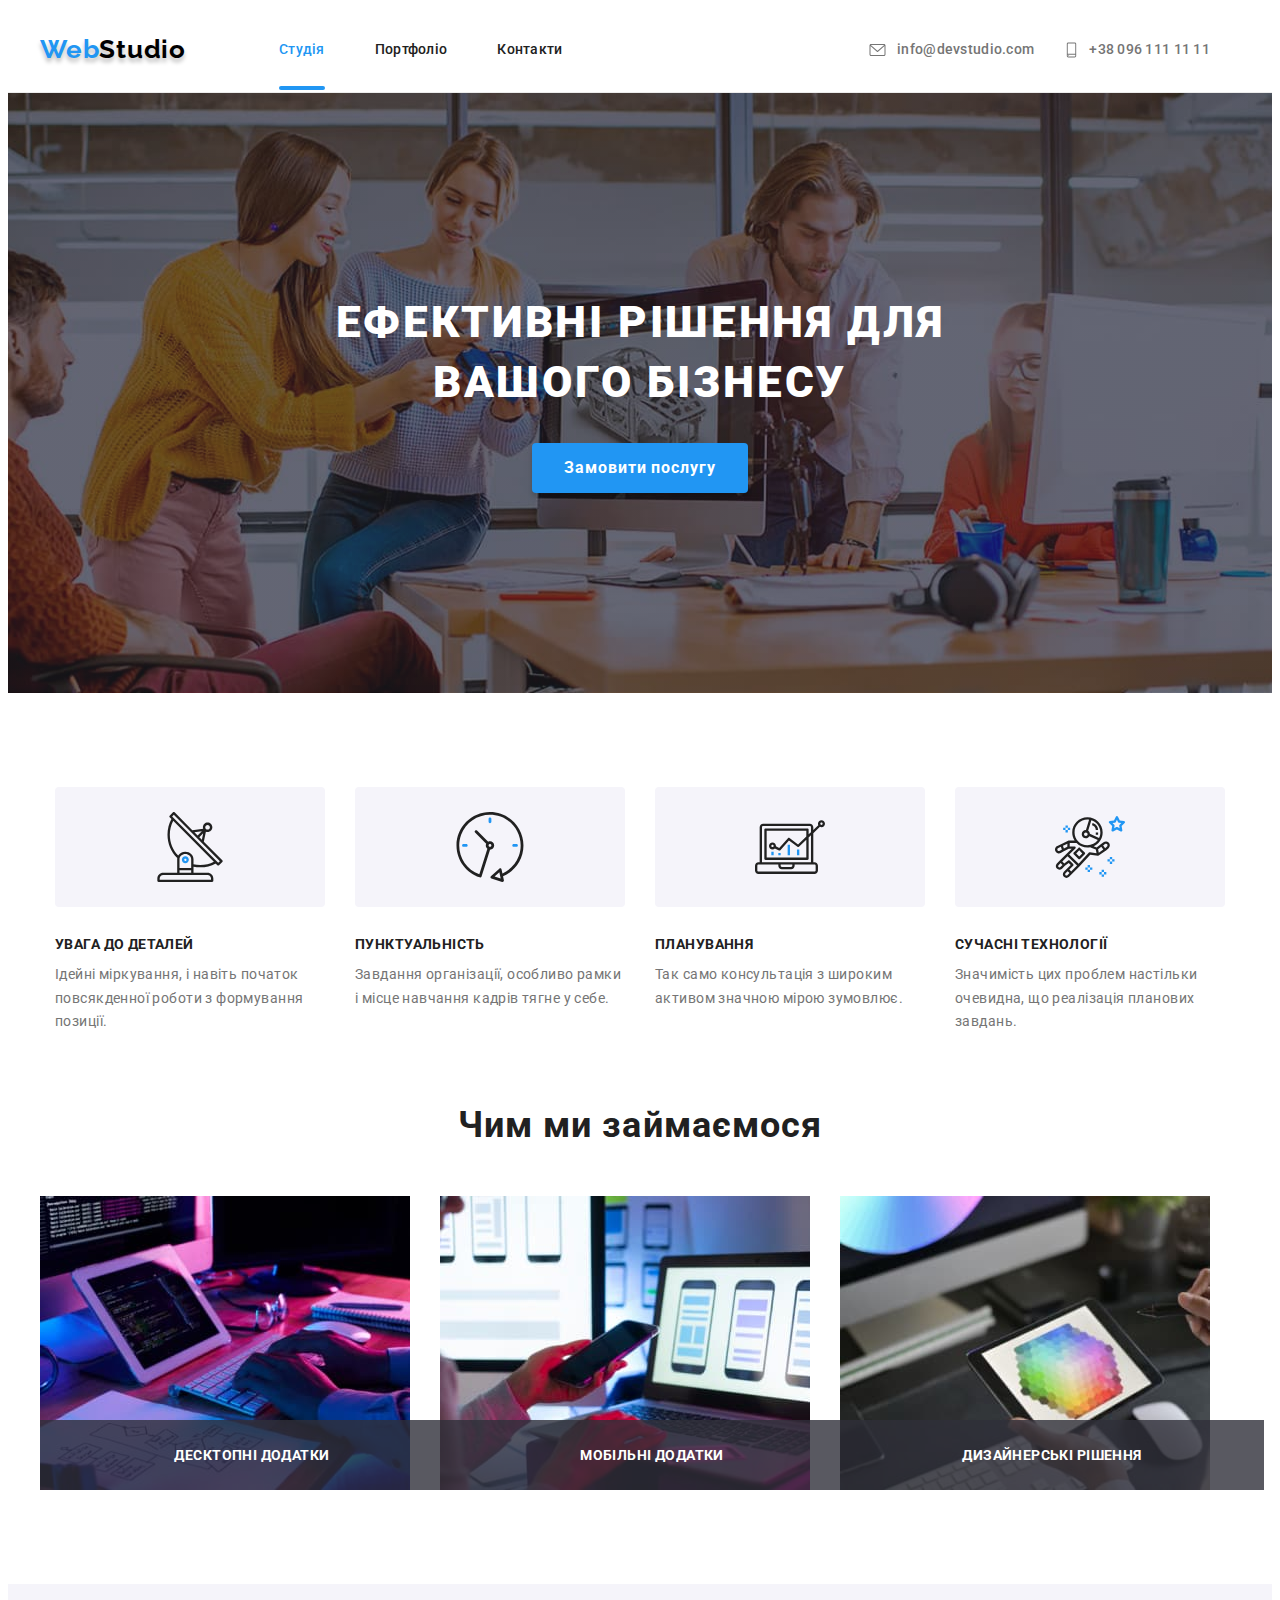
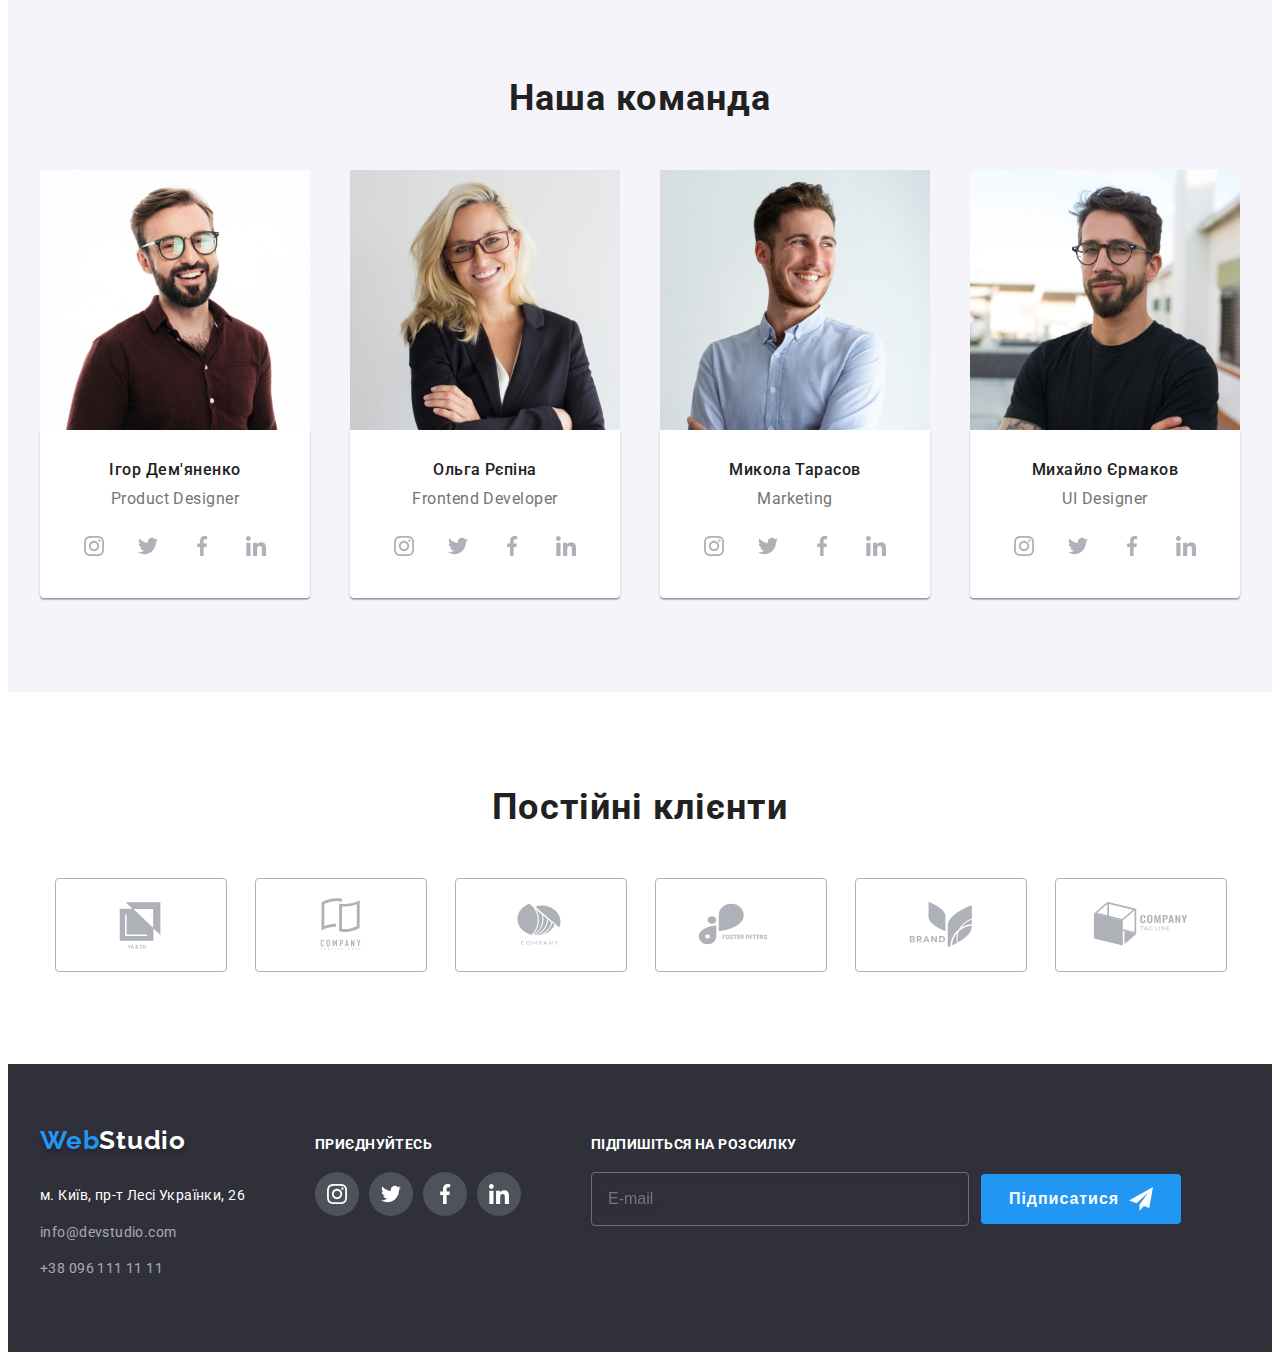
<file: index.html>
<!DOCTYPE html>
<html lang="uk">

<head>
    <meta charset="UTF-8" />
    <meta http-equiv="X-UA-Compatible" content="IE=edge" />
    <meta name="viewport" content="width=device-width, initial-scale=1.0" />
    <title>Document</title>

    <link rel="stylesheet" href="https://cdnjs.cloudflare.com/ajax/libs/modern-normalize/1.1.0/modern-normalize.min.css"
        integrity="sha512-wpPYUAdjBVSE4KJnH1VR1HeZfpl1ub8YT/NKx4PuQ5NmX2tKuGu6U/JRp5y+Y8XG2tV+wKQpNHVUX03MfMFn9Q=="
        crossorigin="anonymous" referrerpolicy="no-referrer" />

    <link rel="preconnect" href="https://fonts.googleapis.com">
    <link rel="preconnect" href="https://fonts.gstatic.com" crossorigin>
    <link
        href="https://fonts.googleapis.com/css2?family=Raleway:wght@700&family=Roboto:wght@400;500;700;900&display=swap"
        rel="stylesheet">

    <link rel="stylesheet" href="./css/styles.css">

</head>

<body>
    <header>
        <div class="header-border-bottom">
            <section class="container header-block">
                <nav class="navigation">
                    <a class="logo" href="./index.html">Web<span class="logo-header">Studio</span></a>
                    <ul class="list-header list-menu">
                        <li><a class="menu active menu-studio" href="">Студія</a></li>
                        <li><a class="menu" href="./portfolio.html">Портфоліо</a></li>
                        <li><a class="menu" href="">Контакти</a></li>
                    </ul>
                </nav>
                <ul class="list-contacts">
                    <li class="header-contacts-link"><a href="mailto:info@devstudio.com" class="link nav-link"><svg
                                class="header-contacts-icons" width="19" height="16">
                                <use href="./img/icons.svg#icon-mail"></use>
                            </svg><span>info@devstudio.com</span></a>
                    </li>
                    <li class="header-contacts-link"><a href="tel:+380961111111" class="link nav-link"><svg
                                class="header-contacts-icons" width="15" height="18">
                                <use href="./img/icons.svg#icon-mobile"></use>
                            </svg><span>+38 096 111 11 11</span></a>
                    </li>
                </ul>
            </section>
        </div>
    </header>
    <main>
        <section class="section hero-section section-background">
            <div class="container hero-block">
                <h1 class="hero">Ефективні рішення для вашого бізнесу</h1>
                <button class="btn-order" type="button" data-modal-open> Замовити послугу</button>
            </div>
        </section>
        <section class="container section-advantages">
            <h2 hidden>Приклади</h2>
            <ul class="list-advantages">
                <li>
                    <a href="#" class="advantage-bcgrd"><svg class="advantages-icons" width="70" height="70">
                            <use href="./img/icons.svg#icon-antenna"></use>
                        </svg></a>
                    <h3 class="advantages">УВАГА ДО ДЕТАЛЕЙ</h3>
                    <p class="advantages-descr">
                        Ідейні міркування, і навіть початок повсякденної роботи з
                        формування позиції.
                    </p>
                </li>
                <li>
                    <a href="#" class="advantage-bcgrd"><svg class="advantages-icons" width="70" height="70">
                            <use href="./img/icons.svg#icon-clock"></use>
                        </svg></a>
                    <h3 class="advantages">ПУНКТУАЛЬНІСТЬ</h3>
                    <p class="advantages-descr">
                        Завдання організації, особливо рамки і місце навчання кадрів тягне
                        у себе.
                    </p>
                </li>
                <li>
                    <a href="#" class="advantage-bcgrd"><svg class="advantages-icons" width="70" height="70">
                            <use href="./img/icons.svg#icon-diagram"></use>
                        </svg></a>
                    <h3 class="advantages">ПЛАНУВАННЯ</h3>
                    <p class="advantages-descr">
                        Так само консультація з широким активом значною мірою зумовлює.
                    </p>
                </li>
                <li>
                    <a href="#" class="advantage-bcgrd"><svg class="advantages-icons" width="70" height="70">
                            <use href="./img/icons.svg#icon-astronaut"></use>
                        </svg></a>
                    <h3 class="advantages">СУЧАСНІ ТЕХНОЛОГІЇ</h3>
                    <p class="advantages-descr">
                        Значимість цих проблем настільки очевидна, що реалізація планових
                        завдань.
                    </p>
                </li>
            </ul>
        </section>
        <section class="container section">
            <h2 class="occupation">Чим ми займаємося</h2>
            <ul class="list-occupation">
                <li class="occupation-item">
                    <div class="occupation-item-thumb">
                        <img src="./img/img1.jpg" alt="Діяльність1" width="370" height="294" />
                        <p class="occupation-descr">Десктопні додатки</p>
                    </div>
                </li>
                <li class="occupation-item">
                    <div class="occupation-item-thumb">
                        <img src="./img/img2.jpg" alt="Діяльність2" width="370" height="294" />
                        <p class="occupation-descr">Мобільні додатки</p>
                    </div>
                </li>
                <li class="occupation-item">
                    <div class="occupation-item-thumb">
                        <img src="./img/img3.jpg" alt="Діяльність3" width="370" height="294" />
                        <p class="occupation-descr">Дизайнерські рішення</p>
                    </div>
                </li>
            </ul>
        </section>
        <section class="section section-background-workers">
            <div class="container">
                <h2 class="team">Наша команда</h2>
                <ul class="list-team">
                    <li>
                        <img src="./img/team4.jpg" alt="Працівник1" width="270" height="260" />
                        <div class="team-workers">
                            <h3 class="name">Ігор Дем'яненко</h3>
                            <p class="position">Product Designer</p>
                            <ul class="workers-soc-list">
                                <li class="workers-soc-items"><a href="instagram" class="workers-soc-link link"><svg
                                            class="workers-soc-icons">
                                            <use href="./img/icons.svg#icon-instagram"></use>
                                        </svg></a></li>
                                <li class="workers-soc-items"><a href="twitter" class="workers-soc-link link"><svg width
                                            class="workers-soc-icons">
                                            <use href="./img/icons.svg#icon-twitter"></use>
                                        </svg></a></li>
                                <li class="workers-soc-items"><a href="facebook" class="workers-soc-link link"><svg
                                            class="workers-soc-icons">
                                            <use href="./img/icons.svg#icon-facebook"></use>
                                        </svg></a></li>
                                <li class="workers-soc-items"><a href="linkedin" class="workers-soc-link link"><svg
                                            class="workers-soc-icons">
                                            <use href="./img/icons.svg#icon-linkedin"></use>
                                        </svg></a></li>
                            </ul>
                        </div>
                    </li>
                    <li>
                        <img src="./img/team1.jpg" alt="Працівник2" width="270" height="260" />
                        <div class="team-workers">
                            <h3 class="name">Ольга Рєпіна</h3>
                            <p class="position">Frontend Developer</p>
                            <ul class="workers-soc-list">
                                <li class="workers-soc-items"><a href="instagram" class="workers-soc-link link"><svg
                                            class="workers-soc-icons">
                                            <use href="./img/icons.svg#icon-instagram"></use>
                                        </svg></a></li>
                                <li class="workers-soc-items"><a href="twitter" class="workers-soc-link link"><svg
                                            class="workers-soc-icons">
                                            <use href="./img/icons.svg#icon-twitter"></use>
                                        </svg></a></li>
                                <li class="workers-soc-items"><a href="facebook" class="workers-soc-link link"><svg
                                            class="workers-soc-icons">
                                            <use href="./img/icons.svg#icon-facebook"></use>
                                        </svg></a></li>
                                <li class="workers-soc-items"><a href="linkedin" class="workers-soc-link link"><svg
                                            class="workers-soc-icons">
                                            <use href="./img/icons.svg#icon-linkedin"></use>
                                        </svg></a></li>
                            </ul>
                        </div>
                    </li>
                    <li>
                        <img src="./img/team2.jpg" alt="Працівник3" width="270" height="260" />
                        <div class="team-workers">
                            <h3 class="name">Микола Тарасов</h3>
                            <p class="position">Marketing</p>
                            <ul class="workers-soc-list">
                                <li class="workers-soc-items"><a href="instagram" class="workers-soc-link link"><svg
                                            class="workers-soc-icons">
                                            <use href="./img/icons.svg#icon-instagram"></use>
                                        </svg></a></li>
                                <li class="workers-soc-items"><a href="twitter" class="workers-soc-link link"><svg
                                            class="workers-soc-icons">
                                            <use href="./img/icons.svg#icon-twitter"></use>
                                        </svg></a></li>
                                <li class="workers-soc-items"><a href="facebook" class="workers-soc-link link"><svg
                                            class="workers-soc-icons">
                                            <use href="./img/icons.svg#icon-facebook"></use>
                                        </svg></a></li>
                                <li class="workers-soc-items"><a href="linkedin" class="workers-soc-link link"><svg
                                            class="workers-soc-icons">
                                            <use href="./img/icons.svg#icon-linkedin"></use>
                                        </svg></a></li>
                            </ul>
                        </div>
                    </li>
                    <li>
                        <img src="./img/team3.jpg" alt="Працівник4" width="270" height="260" />
                        <div class="team-workers">
                            <h3 class="name">Михайло Єрмаков</h3>
                            <p class="position">UI Designer</p>
                            <ul class="workers-soc-list">
                                <li class="workers-soc-items"><a href="instagram" class="workers-soc-link link"><svg
                                            class="workers-soc-icons">
                                            <use href="./img/icons.svg#icon-instagram"></use>
                                        </svg></a></li>
                                <li class="workers-soc-items"><a href="twitter" class="workers-soc-link link"><svg
                                            class="workers-soc-icons">
                                            <use href="./img/icons.svg#icon-twitter"></use>
                                        </svg></a></li>
                                <li class="workers-soc-items"><a href="facebook" class="workers-soc-link link"><svg
                                            class="workers-soc-icons">
                                            <use href="./img/icons.svg#icon-facebook"></use>
                                        </svg></a></li>
                                <li class="workers-soc-items"><a href="linkedin" class="workers-soc-link link"><svg
                                            class="workers-soc-icons">
                                            <use href="./img/icons.svg#icon-linkedin"></use>
                                        </svg></a></li>
                            </ul>
                        </div>
                    </li>
                </ul>
            </div>
        </section>
        <section class="container section">
            <h2 class="clients">Постійні клієнти</h2>
            <ul class="clients-list">
                <li class="clients-list-size"><a href="client-1" class="clients-link link"><svg class="clients-icons">
                            <use href="./img/icons.svg#icon-1"></use>
                        </svg></a></li>
                <li class="clients-list-size"><a href="client-2" class="clients-link link"><svg class="clients-icons">
                            <use href="./img/icons.svg#icon-2"></use>
                        </svg></a></li>
                <li class="clients-list-size"><a href="client-3" class="clients-link link"><svg class="clients-icons">
                            <use href="./img/icons.svg#icon-3"></use>
                        </svg></a></li>
                <li class="clients-list-size"><a href="client-4" class="clients-link link"><svg class="clients-icons">
                            <use href="./img/icons.svg#icon-4"></use>
                        </svg></a></li>
                <li class="clients-list-size"><a href="client-5" class="clients-link link"><svg class="clients-icons">
                            <use href="./img/icons.svg#icon-5"></use>
                        </svg></a></li>
                <li class="clients-list-size"><a href="client-5" class="clients-link link"><svg class="clients-icons">
                            <use href="./img/icons.svg#icon-6"></use>
                        </svg></a></li>
            </ul>
        </section>
    </main>
    <footer class="footer-background">
        <div class="container footer-block">
            <div class="section-address">
                <a class="logo-footer" href="./index.html">Web<span class="logo-footer-part">Studio</span></a>
                <address>
                    <ul class="list-footer">
                        <li class="link-footer-address">
                            <a class="address" href="https://goo.gl/maps/pz3UQcwL6n8fsx3L7">м. Київ, пр-т Лесі Українки,
                                26</a>
                        </li>
                        <li class="link-footer">
                            <a class="contacts-footer" href="mailto:info@devstudio.com">info@devstudio.com</a>
                        </li>
                        <li class="link-footer">
                            <a class="contacts-footer" href="tel:+380961111111">+38 096 111 11 11</a>
                        </li>
                    </ul>
                </address>
            </div>
            <div>
                <p class="invitation-footer">ПРИЄДНУЙТЕСЬ</p>
                <ul class="list-footer footer-soc-list">
                    <li class="footer-soc-items"><a href="instagram" class="footer-soc-link link"><svg
                                class="footer-soc-icons">
                                <use href="./img/icons.svg#icon-instagram"></use>
                            </svg></a></li>
                    <li class="footer-soc-items"><a href="twitter" class="footer-soc-link link"><svg
                                class="footer-soc-icons">
                                <use href="./img/icons.svg#icon-twitter"></use>
                            </svg></a></li>
                    <li class="footer-soc-items"><a href="facebook" class="footer-soc-link link"><svg
                                class="footer-soc-icons">
                                <use href="./img/icons.svg#icon-facebook"></use>
                            </svg></a></li>
                    <li class="footer-soc-items"><a href="linkedin" class="footer-soc-link link"><svg
                                class="footer-soc-icons">
                                <use href="./img/icons.svg#icon-linkedin"></use>
                            </svg></a></li>
                </ul>
            </div>
            <form class="subscrib-form">
                <p class="text-form">Підпишіться на розсилку</p>
                <div class="subscrib-form-bottom">
                    <input type="email" class="input-bottom" placeholder="E-mail">
                    <button type="submit" class="submit-bottom">
                        <span class="submit-text">Підписатися</span>
                        <svg class="submit-icon">
                            <use href="./img/icons.svg#icon-telegram">
                            </use>
                        </svg>
                    </button>
                </div>
            </form>
        </div>
    </footer>
    <div class="backdrop is-hidden" data-modal>
        <div class="modal">
            <button type="button" class="modal-close" data-modal-close>
                <a href="" class="modal-cross"><svg class="close-btn" width="11" height="11">
                            <use href="./img/icons.svg#icon-close"></use>
                        </svg></a>
            </button>
            <form class="modal-form">
                <p class="modal-heading">Залиште свої дані, ми вам передзвонимо</p>
                <div class="form-field">
                    <label for="name" class="field-type" aria-required="required">Ім'я</label>
                    <input type="text" class="modal-input">
                    <svg class="modal-form-icons">
                        <use href="./img/icons.svg#icon-person"></use>
                    </svg>
                </div>
                <div class="form-field">
                    <label for="tel" class="field-type" aria-required="required">Телефон</label>
                    <input type="tel" pattern="[\+]\d{3}\s[\(]\d{2}[\)]\s\d{3}[\-]\d{2}[\-]\d{2}" class="modal-input">
                    <svg class="modal-form-icons">
                        <use href="./img/icons.svg#icon-phone"></use>
                    </svg>
                </div>
                <div class="form-field">
                    <label for="name" class="field-type" aria-required="required">Пошта</label>
                    <input type="email" class="modal-input">
                    <svg class="modal-form-icons">
                        <use href="./img/icons.svg#icon-email"></use>
                    </svg>
                </div>
                <div class="form-field">
                    <label for="name" class="field-type">Коментар</label>
                    <textarea name="comment" id="comment" class="textarea-label" placeholder="Введіть текст"></textarea>
                </div>
                <div class="form-field">
                    <input type="checkbox" name="politic" id="politic" class="modal-politic-check is-hidden">
                    <label for="politic" class="modal-politic-label">
                        <div class="modal-politic-check2">
                            <svg class="modal-form-icon-check" width="11" height="8">
                                <use href="./img/icons.svg#icon-tick"></use>
                            </svg>
                        </div>
                        <span class="check-text">Погоджуюся з розсилкою та приймаю <a href="./index.html" class="a-modal">Умови
                                договору</a></span>
                    </label>
                </div>
                <div class="form-submit">
                    <button class="btn-submit" type="submit">Відправити</button>
                </div>
            </form>
        </div>
    </div>
    <script src="./modal.js"></script>
</body>

</html>
</file>
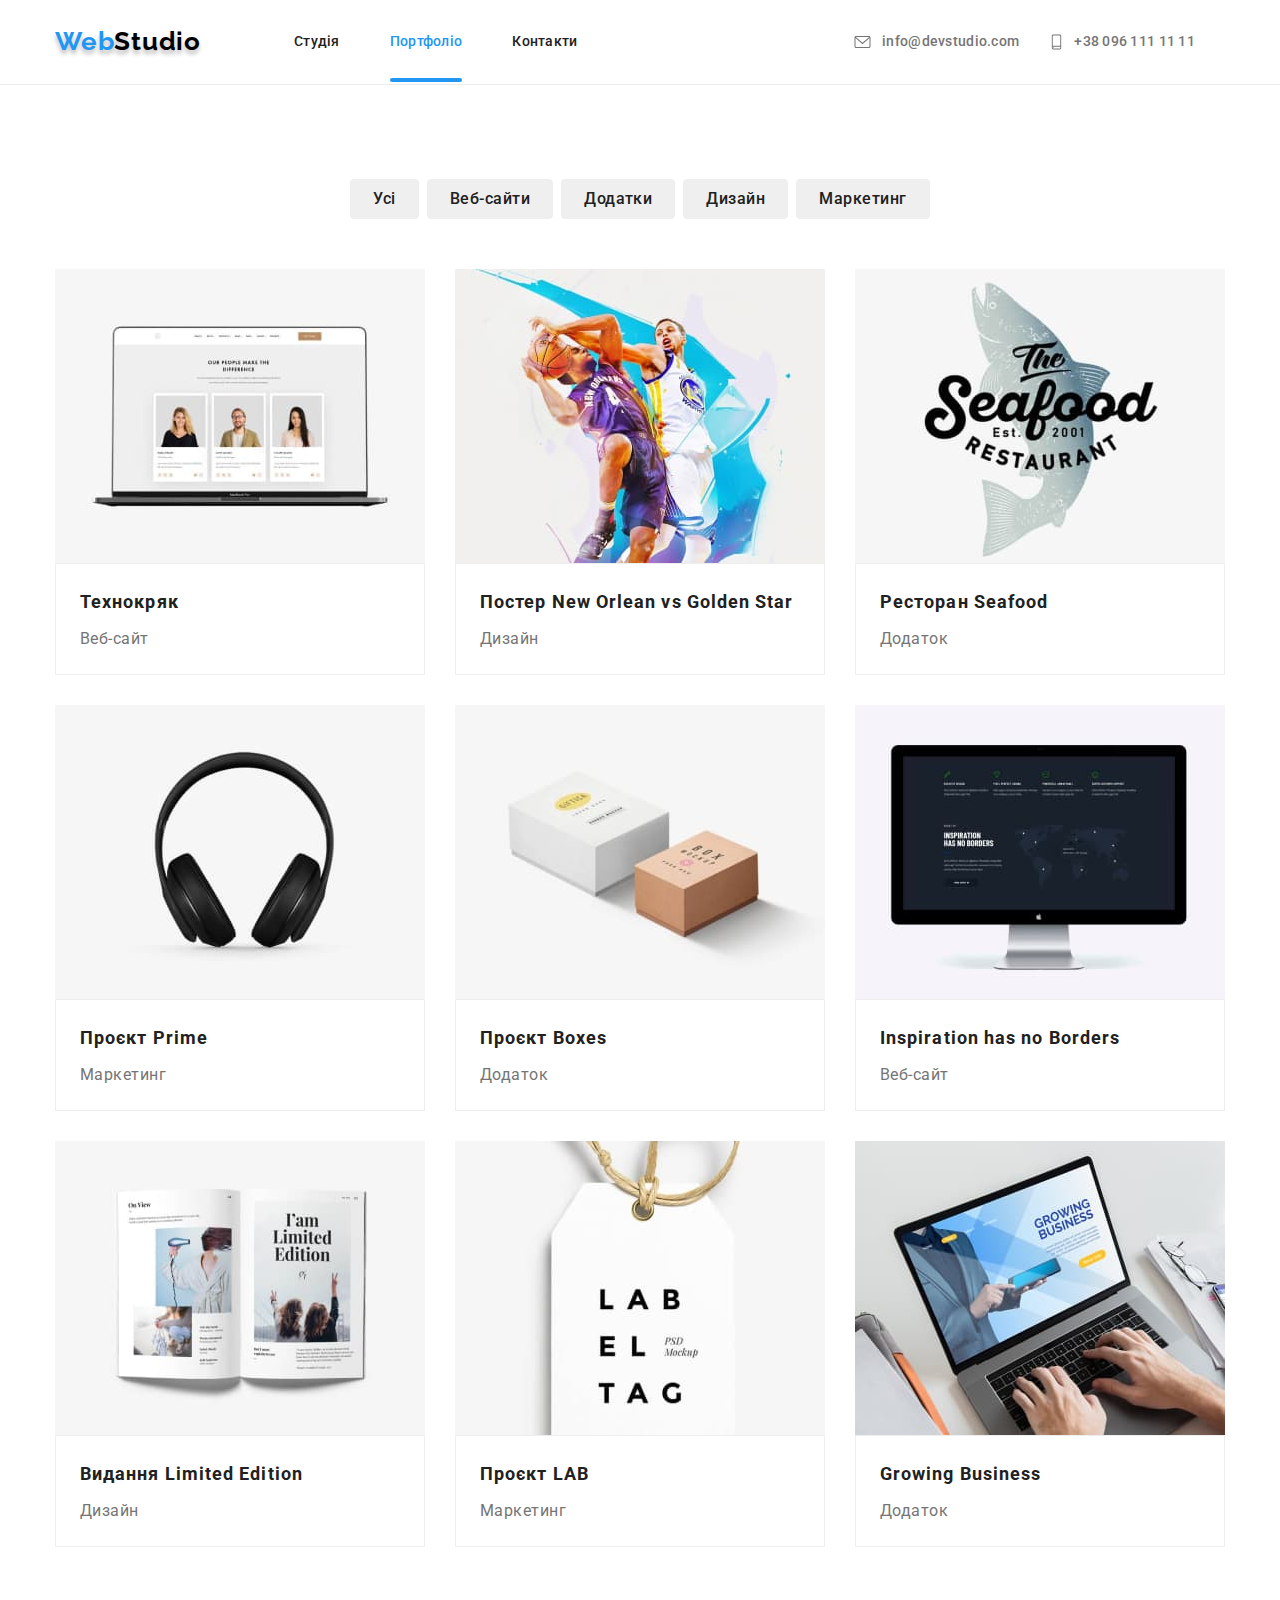
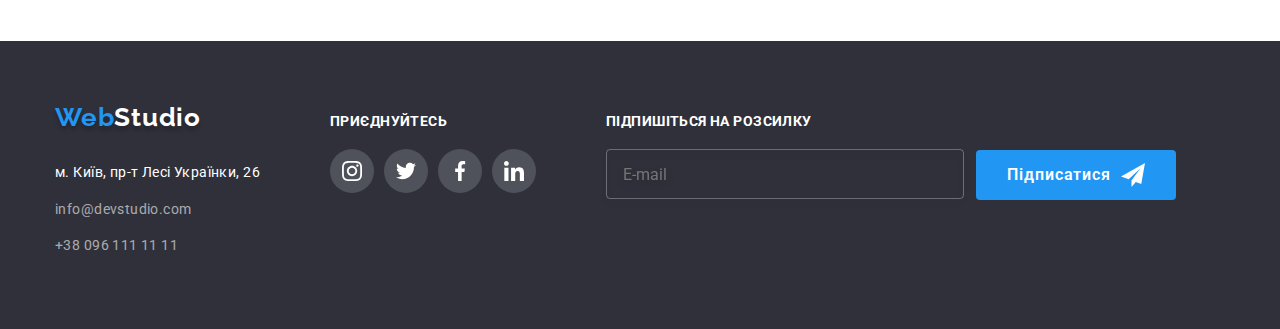
<file: portfolio.html>
<!DOCTYPE html>
<html lang="uk">

<head>
    <meta charset="UTF-8">
    <meta http-equiv="X-UA-Compatible" content="IE=edge">
    <meta name="viewport" content="width=device-width, initial-scale=1.0">
    <title>WebStudio</title>
    <link rel="preconnect" href="https://fonts.googleapis.com">
    <link rel="preconnect" href="https://fonts.gstatic.com" crossorigin>
    <link
        href="https://fonts.googleapis.com/css2?family=Raleway:wght@700&family=Roboto:wght@400;500;700;900&display=swap"
        rel="stylesheet">
    <link rel="stylesheet"
        href="https://cdnjs.cloudflare.com/ajax/libs/modern-normalize/1.1.0/modern-normalize.min.css">
    <link rel="stylesheet" href="./css/styles.css">
</head>

<body>
    <header>
        <div class="header-border-bottom">
            <section class="container header-block">
                <nav class="navigation">
                    <a class="logo" href="./index.html">Web<span class="logo-header">Studio</span></a>
                    <ul class="list-header list-menu">
                        <li><a class="menu" href="./index.html">Студія</a></li>
                        <li><a class="menu active menu-portfolio" href="./portfolio.html">Портфоліо</a></li>
                        <li><a class="menu" href="">Контакти</a></li>
                    </ul>
                </nav>
                <ul class="list-contacts">
                    <li class="header-contacts-link"><a href="mailto:info@devstudio.com" class="link nav-link"><svg
                                class="header-contacts-icons" width="19" height="16">
                                <use href="./img/icons.svg#icon-mail"></use>
                            </svg>info@devstudio.com</a>
                    </li>
                    <li class="header-contacts-link"><a href="tel:+380961111111" class="link nav-link"><svg
                                class="header-contacts-icons" width="15" height="18">
                                <use href="./img/icons.svg#icon-mobile"></use>
                            </svg>+38 096 111 11 11</a>
                    </li>
                </ul>
            </section>
        </div>
    </header>

    <main>
        <section class="container section">
            <h1 class="visually-hidden">Menu</h1>
            <ul class="list-portfolio-categories">
                <li><button type="button" class="portfolio-categories">Усі</button></li>
                <li><button type="button" class="portfolio-categories">Веб-сайти</button></li>
                <li><button type="button" class="portfolio-categories">Додатки</button></li>
                <li><button type="button" class="portfolio-categories">Дизайн</button></li>
                <li><button type="button" class="portfolio-categories">Маркетинг</button></li>
            </ul>
            <ul class="list-portfolio-projects">
                <li class="project-item">
                    <a class="project-item-link" href="">
                        <div class="project-item-thumb">
                            <img src="./img/portfolio1.jpg" alt="Технокряк" width="370" height="294">
                            <p class="project-descr-overlay">Ресурс пропонує комплексні пропозиції з різним рівнем
                                функціоналу та сервісів. Все
                                це
                                дозволить відвідувачу отримати вичерпні відомості про компанію чи приватну особу.</p>
                        </div>
                        <div class="portfolio-filter">
                            <h2 class="project">Технокряк</h2>
                            <p class="portfolio-categories-item">Веб-сайт</p>
                        </div>
                    </a>
                </li>
                <li class="project-item">
                    <a class="project-item-link" href="">
                        <div class="project-item-thumb">
                            <img src="./img/portfolio2.jpg" alt="Постер New Orlean vs Golden Star" width="370"
                                height="294">
                            <p class="project-descr-overlay">Ресурс пропонує комплексні пропозиції з різним рівнем
                                функціоналу та сервісів. Все
                                це
                                дозволить відвідувачу отримати вичерпні відомості про компанію чи приватну особу.</p>
                        </div>
                        <div class="portfolio-filter">
                            <h2 class="project">Постер New Orlean vs Golden Star</h2>
                            <p class="portfolio-categories-item">Дизайн</p>
                        </div>
                    </a>
                </li>
                <li class="project-item">
                    <a class="project-item-link" href="">
                        <div class="project-item-thumb">
                            <img src="./img/portfolio3.jpg" alt="Ресторан Seafood" width="370" height="294">
                            <p class="project-descr-overlay">Ресурс пропонує комплексні пропозиції з різним рівнем
                                функціоналу та сервісів. Все
                                це
                                дозволить відвідувачу отримати вичерпні відомості про компанію чи приватну особу.</p>
                        </div>
                        <div class="portfolio-filter">
                            <h2 class="project">Ресторан Seafood</h2>
                            <p class="portfolio-categories-item">Додаток</p>
                        </div>
                    </a>
                </li>
                <li class="project-item">
                    <a class="project-item-link" href="">
                        <div class="project-item-thumb">
                            <img src="./img/portfolio4.jpg" alt="Проєкт Prime" width="370" height="294">
                            <p class="project-descr-overlay">Ресурс пропонує комплексні пропозиції з різним рівнем
                                функціоналу та сервісів. Все
                                це
                                дозволить відвідувачу отримати вичерпні відомості про компанію чи приватну особу.</p>
                        </div>
                        <div class="portfolio-filter">
                            <h2 class="project">Проєкт Prime</h2>
                            <p class="portfolio-categories-item">Маркетинг</p>
                        </div>
                    </a>
                </li>
                <li class="project-item">
                    <a class="project-item-link" href="">
                        <div class="project-item-thumb">
                            <img src="./img/portfolio5.jpg" alt="Проєкт Boxes" width="370" height="294">
                            <p class="project-descr-overlay">Ресурс пропонує комплексні пропозиції з різним рівнем
                                функціоналу та сервісів. Все
                                це
                                дозволить відвідувачу отримати вичерпні відомості про компанію чи приватну особу.</p>
                        </div>
                        <div class="portfolio-filter">
                            <h2 class="project">Проєкт Boxes</h2>
                            <p class="portfolio-categories-item">Додаток</p>
                        </div>
                    </a>
                </li>
                <li class="project-item">
                    <a class="project-item-link" href="">
                        <div class="project-item-thumb">
                            <img src="./img/portfolio6.jpg" alt="Inspiration has no Borders" width="370" height="294">
                            <p class="project-descr-overlay">Ресурс пропонує комплексні пропозиції з різним рівнем
                                функціоналу та сервісів. Все
                                це
                                дозволить відвідувачу отримати вичерпні відомості про компанію чи приватну особу.</p>
                        </div>
                        <div class="portfolio-filter">
                            <h2 class="project">Inspiration has no Borders</h2>
                            <p class="portfolio-categories-item">Веб-сайт</p>
                        </div>
                    </a>
                </li>
                <li class="project-item">
                    <a class="project-item-link" href="">
                        <div class="project-item-thumb">
                            <img src="./img/portfolio7.jpg" alt="Видання Limited Edition" width="370" height="294">
                            <p class="project-descr-overlay">Ресурс пропонує комплексні пропозиції з різним рівнем
                                функціоналу та сервісів. Все
                                це
                                дозволить відвідувачу отримати вичерпні відомості про компанію чи приватну особу.</p>
                        </div>
                        <div class="portfolio-filter">
                            <h2 class="project">Видання Limited Edition</h2>
                            <p class="portfolio-categories-item">Дизайн</p>
                        </div>
                    </a>
                </li>
                <li class="project-item">
                    <a class="project-item-link" href="">
                        <div class="project-item-thumb">
                            <img src="./img/portfolio8.jpg" alt="Проєкт LAB" width="370" height="294">
                            <p class="project-descr-overlay">Ресурс пропонує комплексні пропозиції з різним рівнем
                                функціоналу та сервісів. Все
                                це
                                дозволить відвідувачу отримати вичерпні відомості про компанію чи приватну особу.</p>
                        </div>
                        <div class="portfolio-filter">
                            <h2 class="project">Проєкт LAB</h2>
                            <p class="portfolio-categories-item">Маркетинг</p>
                        </div>
                    </a>
                </li>
                <li class="project-item">
                    <a class="project-item-link" href="">
                        <div class="project-item-thumb">
                            <img src="./img/portfolio9.jpg" alt="Growing Business" width="370" height="294">
                            <p class="project-descr-overlay">Ресурс пропонує комплексні пропозиції з різним рівнем
                                функціоналу та сервісів. Все це дозволить відвідувачу отримати вичерпні відомості про компанію чи приватну особу.</p>
                        </div>
                        <div class="portfolio-filter">
                            <h2 class="project">Growing Business</h2>
                            <p class="portfolio-categories-item">Додаток</p>
                        </div>
                    </a>
                </li>
            </ul>
        </section>
    </main>

    <footer class="footer-background">
        <div class="container footer-block">
            <div class="section-address">
                <a class="logo-footer" href="./index.html">Web<span class="logo-footer-part">Studio</span></a>
                <address>
                    <ul class="list-footer">
                        <li class="link-footer-address">
                            <a class="address" href="https://goo.gl/maps/pz3UQcwL6n8fsx3L7">м. Київ, пр-т Лесі Українки,
                                26</a>
                        </li>
                        <li class="link-footer">
                            <a class="contacts-footer" href="mailto:info@devstudio.com">info@devstudio.com</a>
                        </li>
                        <li class="link-footer">
                            <a class="contacts-footer" href="tel:+380961111111">+38 096 111 11 11</a>
                        </li>
                    </ul>
                </address>
            </div>
            <div>
                <p class="invitation-footer">ПРИЄДНУЙТЕСЬ</p>
                <ul class="list-footer footer-soc-list">
                    <li class="footer-soc-items"><a href="instagram" class="footer-soc-link link"><svg
                                class="footer-soc-icons">
                                <use href="./img/icons.svg#icon-instagram"></use>
                            </svg></a></li>
                    <li class="footer-soc-items"><a href="twitter" class="footer-soc-link link"><svg
                                class="footer-soc-icons">
                                <use href="./img/icons.svg#icon-twitter"></use>
                            </svg></a></li>
                    <li class="footer-soc-items"><a href="facebook" class="footer-soc-link link"><svg
                                class="footer-soc-icons">
                                <use href="./img/icons.svg#icon-facebook"></use>
                            </svg></a></li>
                    <li class="footer-soc-items"><a href="linkedin" class="footer-soc-link link"><svg
                                class="footer-soc-icons">
                                <use href="./img/icons.svg#icon-linkedin"></use>
                            </svg></a></li>
                </ul>
            </div>
            <form class="subscrib-form">
                <p class="text-form">Підпишіться на розсилку</p>
                <div class="subscrib-form-bottom">
                    <input type="email" class="input-bottom" placeholder="E-mail">
                    <button type="submit" class="submit-bottom">
                        <span class="submit-text">Підписатися</span>
                        <svg class="submit-icon">
                            <use href="./img/icons.svg#icon-telegram">
                            </use>
                        </svg>
                    </button>
                </div>
            </form>
        </div>
    </footer>
</body>

</html>
</file>
<file: css/styles.css>
h1,
h2,
h3,
h4,
h5,
h5,
ul,
p {
    margin: 0;
    padding-left: 0;
}

.link {
    text-decoration: none;
    color: currentColor;
}

.list {
    text-decoration: none;
    list-style: none;
    margin: 0;
    padding: 0;
    display: flex;
    align-items: center;
    gap: 50px;
}

.section {
    padding-top: 94px;
    padding-bottom: 94px;
}

img {
    display: block;
}

/* .container-header {
    width: 1200px;
    margin: 0 auto;
    display: flex;
    align-items: center;
} */

.header-block {
    display: flex;
    align-items: center;
}

.header-border-bottom {
    border-bottom: 1px solid #ECECEC;
}

body {
    font-family: "Roboto", "Raleway";
}

:root {
    --article-color: #212121;
    --article-descr-color: #757575;
    --section-background-color: #2F303A;
    --btns-links-color: #2196F3;
}

.list-header {
    text-decoration: none;
    list-style: none;
    margin: 0;
    padding: 0;
    display: flex;
    align-items: center;
    gap: 50px;
}

.logo {
    font-style: normal;
    font-weight: 700;
    font-size: 26px;
    line-height: 1.19;
    letter-spacing: 0.03em;
    color: #2196F3;
    text-shadow: 0px 4px 4px rgba(0, 0, 0, 0.25);
    text-decoration: none;
    font-family: 'Raleway';
    padding-top: 24px;
    padding-bottom: 25px;
    display: flex;
    align-items: center;
}

.logo-header {
    color: #000000;
    display: flex;
    align-items: center;
}

.navigation {
    display: flex;
    align-items: center;
}

.list-menu {
    text-decoration: none;
    list-style: none;
    margin: 0;
    padding: 0;
    display: flex;
    align-items: center;
    gap: 50px;
    margin-left: 93px;
}

.menu.active::after {
    content: "";
    width: 100%;
    height: 4px;
    background-color: #2196F3;
    position: absolute;
    bottom: 0;
    display: block;
    left: 0;
    border-radius: 2px;
}


.menu {
    font-size: 14px;
    line-height: 1.14;
    letter-spacing: 0.02em;
    color: #212121;
    text-decoration: none;
    font-weight: 500;
    padding-top: 32px;
    padding-bottom: 32px;
    display: flex;
    align-items: center;
    transition: color 250ms linear;
    position: relative;
}

.menu:hover {
    color: var(--btns-links-color);
}

.menu:active {
    color: var(--btns-links-color);
}

.menu:focus {
    color: var(--btns-links-color);
}

.menu-studio {
    color: #2196F3;
}

.menu-portfolio {
    color: #2196F3;
}

.list-contacts {
    text-decoration: none;
    list-style: none;
    margin: 0;
    padding: 0;
    display: flex;
    align-items: center;
    margin-left: auto;
}

.header-contacts-link {
    font-family: 'Roboto';
    font-style: normal;
    font-size: 14px;
    line-height: 1.14;
    letter-spacing: 0.02em;
    color: #757575;
    text-decoration: none;
    font-weight: 500;
    padding-top: 32px;
    padding-bottom: 32px;
    display: flex;
    align-items: center;
    justify-content: center;
    margin-left: auto;
    margin-right: 30px;
    color: #757575;
}

.header-contacts-icons {
    margin-right: 10px;
    fill: #757575;
}

.occupation-item {
    position: relative;
}

.occupation-item-thumb {
    position: relative;
}

.occupation-descr {
    font-family: 'Roboto';
    font-style: normal;
    font-weight: 700;
    font-size: 14px;
    line-height: 16px;
    letter-spacing: 0.03em;
    text-transform: uppercase;
    padding: 27px;
    color: #FFFFFF;
    position: absolute;
    bottom: 0;
    text-align: center;
    width: 100%;
    background-color: rgba(47, 48, 58, 0.8);
}

.nav-link {
    display: flex;
    align-items: center;
    height: 20px;
}

.header-contacts-link:hover {
    fill: var(--btns-links-color);
    color: var(--btns-links-color);
}

.header-contacts-link:focus {
    fill: var(--btns-links-color);
    color: var(--btns-links-color);
}

.hero-section {
    padding-top: 200px;
    padding-bottom: 200px;
    background-image: linear-gradient(rgba(47, 48, 58, 0.4), rgba(47, 48, 58, 0.4)), url(../img/hero-back.jpg);
    background-repeat: no-repeat;
    background-size: cover;
    background-position: center;
    background-color: var(--section-background-color);
    max-width: 1600px;
    margin-left: auto;
    margin-right: auto;
}

.hero-block {
    padding-top: 94px;
    padding-bottom: 94px;
    align-items: center;
    text-align: center;
    display: contents;
}

.hero {
    font-size: 44px;
    width: 696px;
    margin: 0 auto;
    line-height: 1.36;
    text-align: center;
    letter-spacing: 0.06em;
    text-transform: uppercase;
    color: #FFFFFF;
    font-weight: 900;
    margin-bottom: 30px;
    background-color: transparent;
    display: flex;
    align-items: center;
}

.btn-order {
    font-family: 'Roboto';
    font-style: normal;
    font-size: 16px;
    line-height: 1.875;
    font-weight: 700;
    margin: 0 auto;
    padding: 10px 32px;
    letter-spacing: 0.06em;
    color: #FFFFFF;
    box-shadow: 0px 4px 4px rgba(0, 0, 0, 0.15);
    border-radius: 4px;
    cursor: pointer;
    display: flex;
    align-items: center;
    background: var(--btns-links-color);
    border: none;
}

.section-advantages {
    padding-top: 94px;
}

/* .container-advantages {
    width: 1200px;
    padding-left: 15px;
    padding-right: 15px;
    margin: 0 auto;
} */

.list-advantages {
    text-decoration: none;
    list-style: none;
    margin: 0;
    padding: 0;
    display: flex;
    align-items: center;
    justify-content: center;
    gap: 30px;
}

.advantage-bcgrd {
    width: 270px;
    height: 120px;
    background-color: #F5F4FA;
    border-radius: 4px;
    margin-bottom: 30px;
    display: flex;
    align-items: center;
    justify-content: center;
}

.advantage-icon {
    width: 70px;
    height: 70px;
}

.advantages {
    font-size: 14px;
    font-weight: 700;
    line-height: 1.14;
    letter-spacing: 0.03em;
    text-transform: uppercase;
    padding-bottom: 10px;
    display: flex;
    justify-content: space-between;
    align-items: center;
    color: var(--article-color)
}

.advantages-descr {
    font-size: 14px;
    width: 270px;
    height: 48px;
    font-weight: 400;
    line-height: 1.71;
    letter-spacing: 0.03em;
    display: flex;
    justify-content: space-between;
    color: var(--article-descr-color)
}

/* .container-occupation {
    width: 1200px;
    padding-left: 15px;
    padding-right: 15px;
    margin: 0 auto;
} */

.list-occupation {
    text-decoration: none;
    list-style: none;
    margin: 0;
    padding: 0;
    display: flex;
    align-items: center;
    gap: 30px;
}

.occupation {
    font-size: 36px;
    font-weight: 700;
    line-height: 1.16;
    text-align: center;
    letter-spacing: 0.03em;
    margin-bottom: 50px;
    color: var(--article-color)
}

.section-background-workers {
    background: #F5F4FA;
}

/* .container-team {
    width: 1200px;
    padding-left: 15px;
    padding-right: 15px;
    margin: 0 auto;
} */

.list-team {
    text-decoration: none;
    display: flex;
    justify-content: space-between;
    align-items: center;
    list-style: none;
    margin: 0;
    padding: 0;
}

.team-workers {
    padding-top: 30px;
    padding-bottom: 30px;
    background: #FFFFFF;
    box-shadow: 0px 1px 3px rgba(0, 0, 0, 0.12), 0px 1px 1px rgba(0, 0, 0, 0.14), 0px 2px 1px rgba(0, 0, 0, 0.2);
    border-radius: 0px 0px 4px 4px;
}

.team {
    font-size: 36px;
    font-weight: 700;
    line-height: 1.16;
    text-align: center;
    letter-spacing: 0.03em;
    color: #212121;
    margin-bottom: 50px;
}

.name {
    font-size: 16px;
    font-weight: 500;
    line-height: 1.1875;
    text-align: center;
    letter-spacing: 0.03em;
    padding-bottom: 10px;
    color: var(--article-color)
}

.position {
    font-size: 16px;
    font-weight: 400;
    line-height: 1.1875;
    text-align: center;
    letter-spacing: 0.03em;
    margin-bottom: 16px;
    color: var(--article-descr-color)
}

.workers-soc-list {
    text-decoration: none;
    list-style: none;
    margin: 0;
    padding: 0;
    display: flex;
    justify-content: center;
    align-items: center;
    gap: 10px;
}

.workers-soc-items {
    width: 44px;
    height: 44px;
}

.workers-soc-link {
    width: 100%;
    height: 100%;
    display: flex;
    justify-content: center;
    align-items: center;
    border-radius: 50%;
}

.workers-soc-link:hover {
    background-color: var(--btns-links-color);
}

.workers-soc-link:hover .workers-soc-icons {
    fill: #FFFFFF;
}

.workers-soc-link:focus {
    background-color: var(--btns-links-color);
}

.workers-soc-link:focus .workers-soc-icons {
    fill: #FFFFFF;
}

.workers-soc-icons {
    height: 20px;
    width: 20px;
    fill: #AFB1B8;
}

/* .clients-container {
    width: 1200px;
    padding-left: 15px;
    padding-right: 15px;
    margin: 0 auto;
} */

.container {
    padding-left: 15px;
    padding-right: 15px;
    margin: 0 auto;
    width: 1200px;
}

.clients-list {
    text-decoration: none;
    list-style: none;
    margin: 0;
    padding: 0;
    display: flex;
    justify-content: center;
    align-items: center;
    gap: 30px;
}

.clients {
    font-family: 'Roboto';
    font-style: normal;
    font-weight: 700;
    font-size: 36px;
    line-height: 42px;
    text-align: center;
    letter-spacing: 0.03em;
    color: #212121;
    margin-bottom: 50px;
}

.clients-link {
    display: flex;
    justify-content: center;
    align-items: center;
    border: 1px solid #AFB1B8;
    border-radius: 4px;
    fill: #AFB1B8;
    width: 100%;
    height: 100%;
}

.clients-link:hover {
    fill: var(--btns-links-color);
    border-color: var(--btns-links-color);
}

.clients-link:focus {
    fill: var(--btns-links-color);
    border-color: var(--btns-links-color);
}

.clients-list-size {
    width: 170px;
    height: 92px;
}

.clients-icons {
    width: 106px;
    height: 60px;
    /* margin: 16px 32px 16px 32px; */
}

/* .container-footer {
    display: flex;
    justify-content: start;
    padding-left: 15px;
    padding-right: 15px;
    margin: 0 auto;
    width: 1200px;
} */

.section-address {
    margin-right: 70px;
}

.section-social {
    margin-top: 12px;
}

.footer-background {
    padding-top: 60px;
    padding-bottom: 60px;
    background: var(--section-background-color)
}

.footer-block {
    display: flex;
    align-items: baseline;
}

.list-footer {
    text-decoration: none;
    list-style: none;
    margin: 0;
    padding: 0;
}

.link-footer-address {
    margin-top: 28px;
    margin-bottom: 12px;
}

.link-footer {
    margin-bottom: 12px;
}

.logo-footer {
    font-family: 'Raleway';
    font-style: normal;
    font-weight: 700;
    font-size: 26px;
    line-height: 1.19;
    letter-spacing: 0.03em;
    color: #2196F3;
    text-shadow: 0px 4px 4px rgba(0, 0, 0, 0.25);
    text-decoration: none;
    margin-right: auto;
}

.logo-footer-part {
    font-family: 'Raleway';
    font-style: normal;
    font-weight: 700;
    font-size: 26px;
    line-height: 31px;
    letter-spacing: 0.03em;
    margin-left: auto;
    margin-bottom: 28px;
    color: #FFFFFF;
}

.address {
    font-family: 'Roboto';
    font-style: normal;
    font-size: 14px;
    font-weight: 400;
    line-height: 1.71;
    letter-spacing: 0.03em;
    color: #FFFFFF;
    text-decoration: none;
    margin-top: 28px;
    margin-bottom: 12px;
    margin-left: auto;
}

.social-footer {
    display: flex;
    justify-content: center;
    align-items: center;
}

.invitation-footer {
    font-family: 'Roboto';
    font-style: normal;
    font-weight: 700;
    font-size: 14px;
    line-height: 16px;
    letter-spacing: 0.03em;
    text-transform: uppercase;
    color: #FFFFFF;
    display: flex;
    align-items: center;
    margin-bottom: 20px;
}

.footer-soc-list {
    display: flex;
    align-items: center;
    gap: 10px;
}

.footer-soc-items {
    width: 44px;
    height: 44px;
}

.footer-soc-link {
    width: 100%;
    height: 100%;
    display: flex;
    justify-content: center;
    align-items: center;
    border-radius: 50%;
    background-color: #4f525a;
}

.footer-soc-link:hover {
    background-color: var(--btns-links-color);
}

.footer-soc-link:hover .workers-soc-icons {
    fill: #FFFFFF;
}

.footer-soc-link:focus {
    background-color: var(--btns-links-color);
}

.footer-soc-link:focus .workers-soc-icons {
    fill: #FFFFFF;
}

.footer-soc-icons {
    height: 20px;
    width: 20px;
    fill: #FFFFFF
}

/* .container-portfolio {
    width: 1200px;
    margin: 0 auto;
    padding-left: 15px;
    padding-right: 15px;
} */

.header-border-bottom {
    border-bottom: 1px solid #ECECEC;
}

.portfolio-container-header {
    border-bottom: 1px solid #EEEEEE;
}

.portfolio-section {
    width: 1200px;
    margin: 0 auto;
    padding-left: 15px;
    padding-right: 15px;
    display: flex;
    align-items: center;
}

.list-portfolio-categories {
    text-decoration: none;
    list-style: none;
    margin: 0;
    padding: 0;
    display: flex;
    align-items: center;
    justify-content: center;
    margin-bottom: 50px;
    gap: 8px;
}

.portfolio-filter {
    border: 1px solid #EEEEEE;
    padding: 20px 24px;
}

.portfolio-categories {
    font-family: 'Roboto';
    font-style: normal;
    font-weight: 500;
    font-size: 16px;
    line-height: 26px;
    border: 1px solid #EEEEEE;
    border-radius: 4px;
    text-align: center;
    letter-spacing: 0.03em;
    color: #212121;
    cursor: pointer;
    padding: 6px 22px;
}

.list-advantages {
    gap: 30px;
}

.portfolio-categories:hover {
    color: #FFFFFF;
    background-color: var(--btns-links-color)
}

.portfolio-categories:focus {
    color: #FFFFFF;
    background-color: var(--btns-links-color)
}

.portfolio-categories:active {
    color: #FFFFFF;
    background-color: var(--btns-links-color)
}

.header-portfolio-border {
    border-bottom: 1px solid #ECECEC;
    ;
}

.container-projects {
    width: 1200px;
    margin: 0 auto;
    padding-left: 15px;
    padding-right: 15px;
}

.list-portfolio-projects {
    text-decoration: none;
    list-style: none;
    margin: 0;
    display: flex;
    align-content: center;
    flex-wrap: wrap;
    gap: 30px;
}

.project {
    font-size: 18px;
    font-weight: 700;
    line-height: 2;
    letter-spacing: 0.06em;
    margin-bottom: 4px;
    color: var(--article-color)
}

.project-item {
    flex-basis: calc((100% - 60px) / 3);
    transition: box-shadow 250ms linear;
    transform: translateY(0%);
}

.project-item:hover .project-descr-overlay{
    transform: translateY(0%);
    transition: 250ms linear;
}
.project-item:hover{
    box-shadow: 0px 1px 1px rgba(0, 0, 0, 0.12), 0px 4px 4px rgba(0, 0, 0, 0.06), 1px 4px 6px rgba(0, 0, 0, 0.16);
}
.project-descr-overlay{
    font-family: 'Roboto';
    font-style: normal;
    font-weight: 400;
    font-size: 18px;
    line-height: 28px;
    letter-spacing: 0.03em;
    position: absolute;
    top: 0;
    color: #FFFFFF;
    padding: 63px 24px 63px 24px;
    height: 100%;
    transform: translateY(100%);
    transition: 250ms linear;
    background-color: var(--btns-links-color);
}

.portfolio-categories-item {
    font-size: 16px;
    font-weight: 400;
    line-height: 1.875;
    letter-spacing: 0.03em;
    /* margin-left: 24px;
    margin-right: 24px; */
    color: var(--article-descr-color)
}

.contacts-footer {
    font-family: 'Roboto';
    font-style: normal;
    font-weight: 400;
    font-size: 14px;
    line-height: 24px;
    letter-spacing: 0.03em;
    color: rgba(255, 255, 255, 0.6);
    text-decoration: none;
}

.contacts-footer:hover {
    color: #2196F3;
}

.contacts-footer:focus {
    color: #2196F3;
}

.contacts-footer:active {
    color: #2196F3;
}

.visually-hidden {
    position: absolute;
    white-space: nowrap;
    width: 1px;
    height: 1px;
    overflow: hidden;
    border: 0;
    padding: 0;
    clip: rect(0 0 0 0);
    clip-path: inset(50%);
    margin: -1px;
}

.project-item-link {
    text-decoration: none;
}

.project-link {
    display: block;
    text-decoration: none;
}

.project-link:hover,
.project-link:focus {
    box-shadow: 0px 1px 1px rgba(0, 0, 0, 0.12);
}

.project-item-thumb {
    position: relative;
    overflow: hidden;
}

.subscrib-form {
    margin-top: 12px;
    margin-bottom: 20px;
    margin-left: 70px;
}

.subscrib-form-bottom {
    display: flex;
    align-items: baseline;
}

.text-form {
    font-family: 'Roboto';
    font-style: normal;
    font-weight: 700;
    font-size: 14px;
    line-height: 16px;
    letter-spacing: 0.03em;
    text-transform: uppercase;
    color: #FFFFFF;
    display: flex;
    align-items: center;
    margin-bottom: 20px;
}

.subscrib-form-bottom {
    display: flex;
    align-items: baseline;
}

.input-bottom {
    width: 358px;
    height: 50px;
    padding-left: 16px;
    font-size: 16px;
    line-height: 1.25;
    cursor: pointer;
    border: 1px solid rgba(255, 255, 255, 0.3);
    filter: drop-shadow(0px 4px 4px rgba(0, 0, 0, 0.15));
    border-radius: 4px;
    transition: filter 250ms cubic-bezier(0.4, 0, 0.2, 1);
    background-color: var(--fon-hero-color);
    color: rgba(255, 255, 255, 0.6);
}

.input::placeholder.input-bottom {
    color: rgba(255, 255, 255, 0.6);
}

.input-bottom:focus,
.input-bottom:hover {
    filter: drop-shadow(0px 4px 4px rgba(0, 0, 0, 0.15));
}

.submit-bottom {
    display: flex;
    font-weight: 600;
    font-size: 16px;
    line-height: 1.88;
    letter-spacing: 0.06em;
    width: 200px;
    height: 50px;
    margin-left: 12px;
    align-items: center;
    justify-content: center;
    cursor: pointer;
    background: var(--btns-links-color);
    color: #FFFFFF;
    transition: box-shadow 250ms cubic-bezier(0.4, 0, 0.2, 1);
    border: none;
    border-radius: 4px;
}

.submit-bottom:focus,
.submit-bottom:hover {
    box-shadow: 0px 4px 4px rgba(0, 0, 0, 0.15);
}

.submit-icon {
    top: 13px;
    margin-left: 10px;
    width: 24px;
    height: 24px;
    fill: #FFFFFF;
}

.backdrop {
    width: 100%;
    height: 100%;
    position: fixed;
    transition: opacity 250ms linear, visibility 250ms linear;
    top: 0;
    background: rgba(0, 0, 0, 0.2);
    box-shadow: 0px 4px 4px rgba(0, 0, 0, 0.25);
}

.backdrop.is-hidden .modal {
    transform: translate(-50%, -50%) scale(0);
}

.modal {
    width: 500px;
    min-height: 600px;
    position: absolute;
    top: 50%;
    left: 50%;
    transform: translate(-50%, -50%) scale(1);
    background-color: #FFFFFF;
    list-style: none;
    border-radius: 5px;
    transition: transform 250ms linear;
}

.modal-close {
    width: 30px;
    height: 30px;
    background-color: transparent;
    border-radius: 50%;
    cursor: pointer;
    top: 8px;
    right: 8px;
    border: 1px solid rgba(0, 0, 0, 0.1);
    border-radius: 50%;
    display: flex;
    align-items: center;
    justify-content: center;
    position: absolute;
}

.is-hidden {
    opacity: 0;
    visibility: hidden;
    pointer-events: none;
}

.modal-form {
    padding: 40px;
}

.modal-heading {
    font-family: 'Roboto';
    font-style: normal;
    font-weight: 700;
    font-size: 20px;
    line-height: 23px;
    text-align: center;
    letter-spacing: 0.03em;
    color: #212121;
    padding-bottom: 12px;
}

.modal-input {
    display: inline-block;
    width: 100%;
    height: 40px;
    padding: 0 0 0 40px;
    margin-top: 4px;
    outline: none;
    border: 1px solid rgba(33, 33, 33, 0.2);
    border-radius: 4px;
    cursor: pointer;
    transition: color 250ms linear, fill 250ms linear;
}

.modal-form-icons {
    position: absolute;
    width: 15px;
    height: 12px;
    left: 10px;
    top: 55%;
    transition: color 250ms linear, fill 250ms linear;
}

.modal-input:focus~.modal-form-icons {
    color: var(--btns-links-color);
    fill: var(--btns-links-color);
}

.textarea-label:focus,
.modal-input:focus {
    border: 1px solid var(--btns-links-color);
}

.textarea-label {
    display: block;
    width: 100%;
    height: 120px;
    padding: 12px 16px;
    margin-top: 4px;
    outline: none;
    border: 1px solid rgba(33, 33, 33, 0.2);
    border-radius: 4px;
    cursor: pointer;
    resize: none;
    cursor: pointer;
    overflow: auto;
    transition: color 250ms linear, fill 250ms linear;
}

.modal-input:hover~.modal-form-icons {
    color: var(--btns-links-color);
    fill: var(--btns-links-color);
}

.modal-politic-check2 {
    width: 16px;
    height: 16px;
    border: 2px solid;
    border-radius: 2px;
    margin-right: 10px;
    margin-left: 10px;
    cursor: pointer;
}

.modal-politic-check2 svg {
    fill: transparent;
}

.modal-form-icon-check {
    width: 15px;
    height: 12px;
    top: 55%;
    transition: color 250ms linear, fill 250ms linear;
}

.modal-politic-check:checked+label>div {
    border: none;
    background-color: var(--btns-links-color);
}

.modal-politic-check:checked+label>div svg {
    fill: #FFFFFF;
}

.modal-politic-label {
    display: flex;
    align-items: center;
    padding-bottom: 30px;
}

.textarea-label:hover,
.modal-input:hover {
    border: 1px solid var(--btns-links-color);
}

.form-field {
    width: 100%;
    display: flex;
    flex-direction: column;
    margin-bottom: 10px;
    position: relative;
}

.form-submit {
    display: flex;
    justify-content: center;
}

.check-text {
    font-family: 'Roboto';
    font-style: normal;
    font-weight: 400;
    font-size: 14px;
    line-height: 24px;
    letter-spacing: 0.02em;
    color: #757575;
}

.a-modal {
    display: inline-block;
    padding: 0;
    margin: 0;
    color: var(--btns-links-color)
}

.checkbox {
    appearance: none;
    transition: background-image 250ms cubic-bezier(0.4, 0, 0.2, 1),
    fill 250ms cubic-bezier(0.4, 0, 0.2, 1);
}

.field-type {
    font-family: 'Roboto';
    font-style: normal;
    font-weight: 400;
    font-size: 12px;
    line-height: 14px;
    letter-spacing: 0.01em;
    color: #757575;
    padding-bottom: 4px;
}

.btn-submit {
    font-family: 'Roboto';
    font-weight: 700;
    font-size: 16px;
    letter-spacing: 0.06em;
    padding: 10px 32px;
    color: #FFFFFF;
    background-color: var(--btns-links-color);
    font-style: normal;
    line-height: 1.8;
    margin: 0 auto;
    margin-bottom: 0;
    margin-top: auto;
    box-shadow: 0px 4px 4px rgba(0, 0, 0, 0.15);
    border-radius: 4px;
    cursor: pointer;
    display: flex;
    align-items: center;  
    border: none;
}

.btn-submit:focus {
    box-shadow: 0px 4px 4px rgba(0, 0, 0, 0.2);
}

.btn-submit:hover {
    box-shadow: 0px 4px 4px rgba(0, 0, 0, 0.2);
}

.btn-submit:active {
    box-shadow: 0px 4px 4px rgba(0, 0, 0, 0.2);
}
</file>
